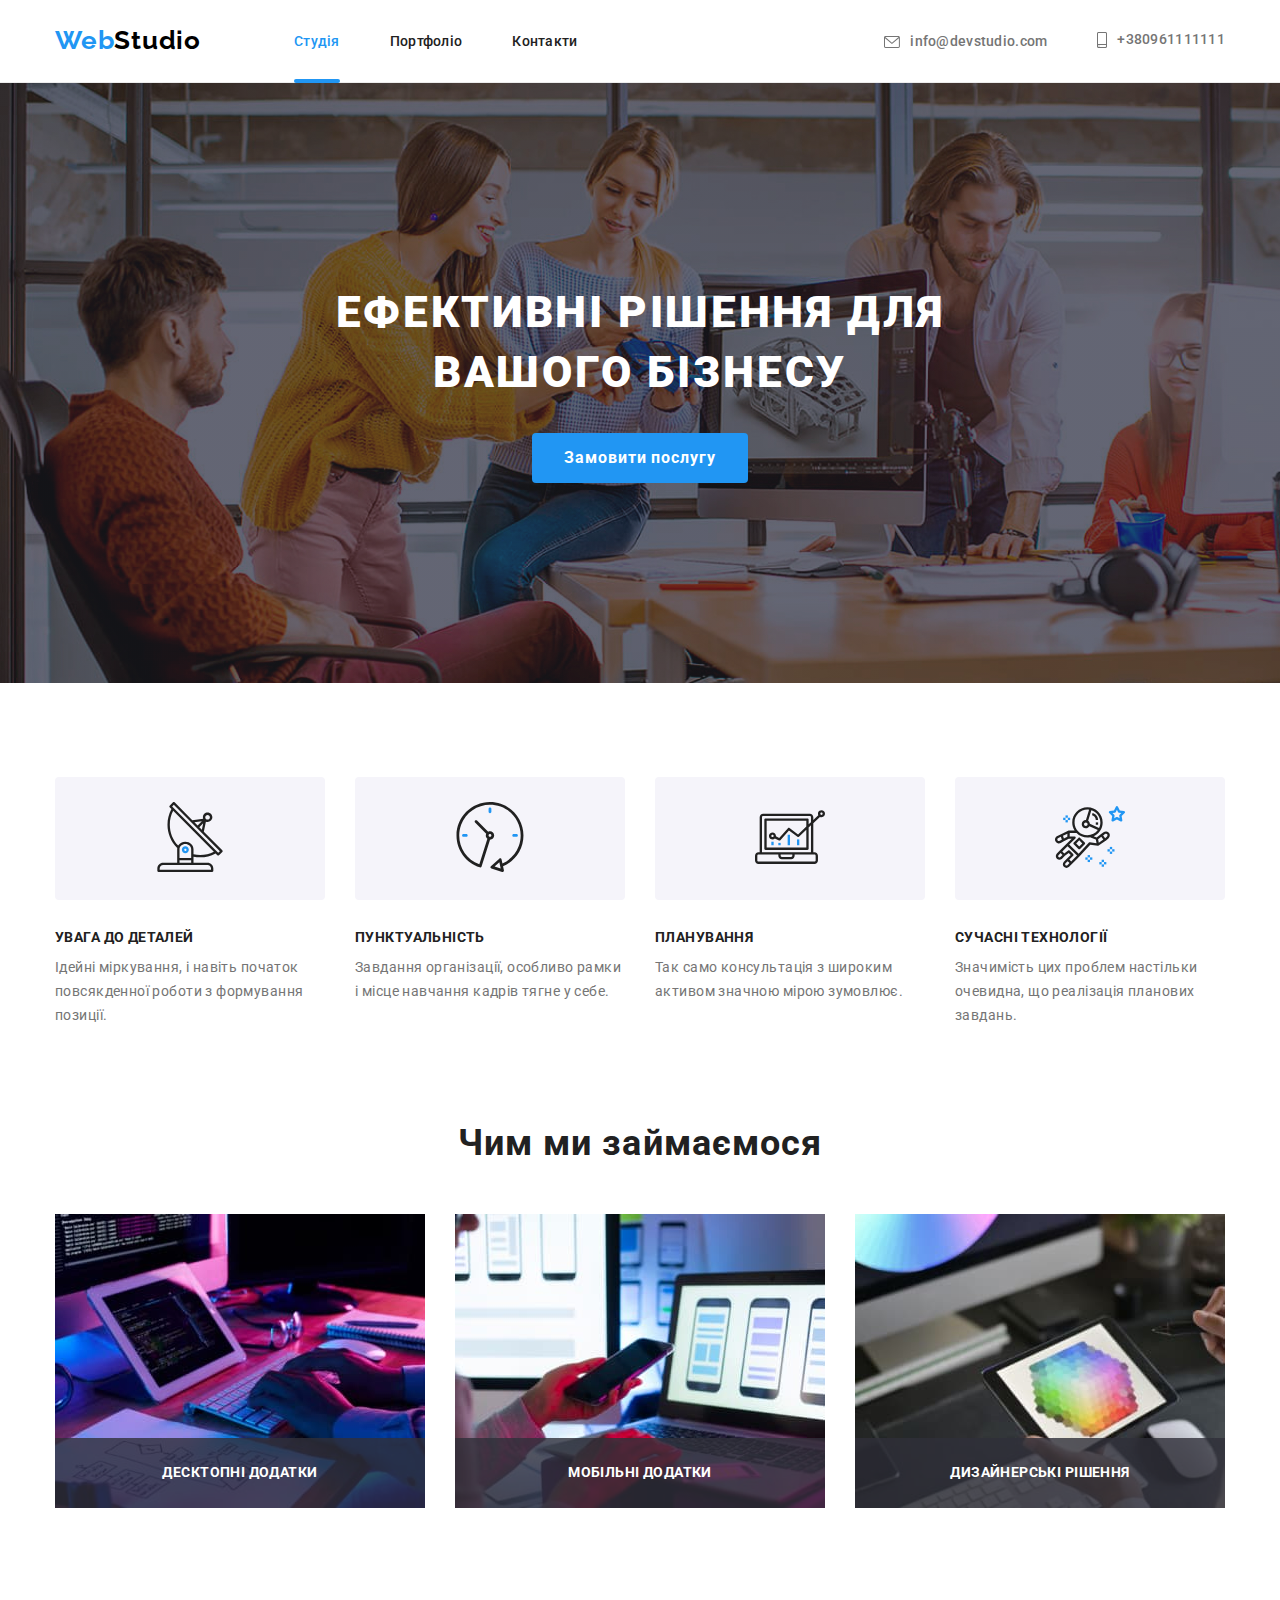
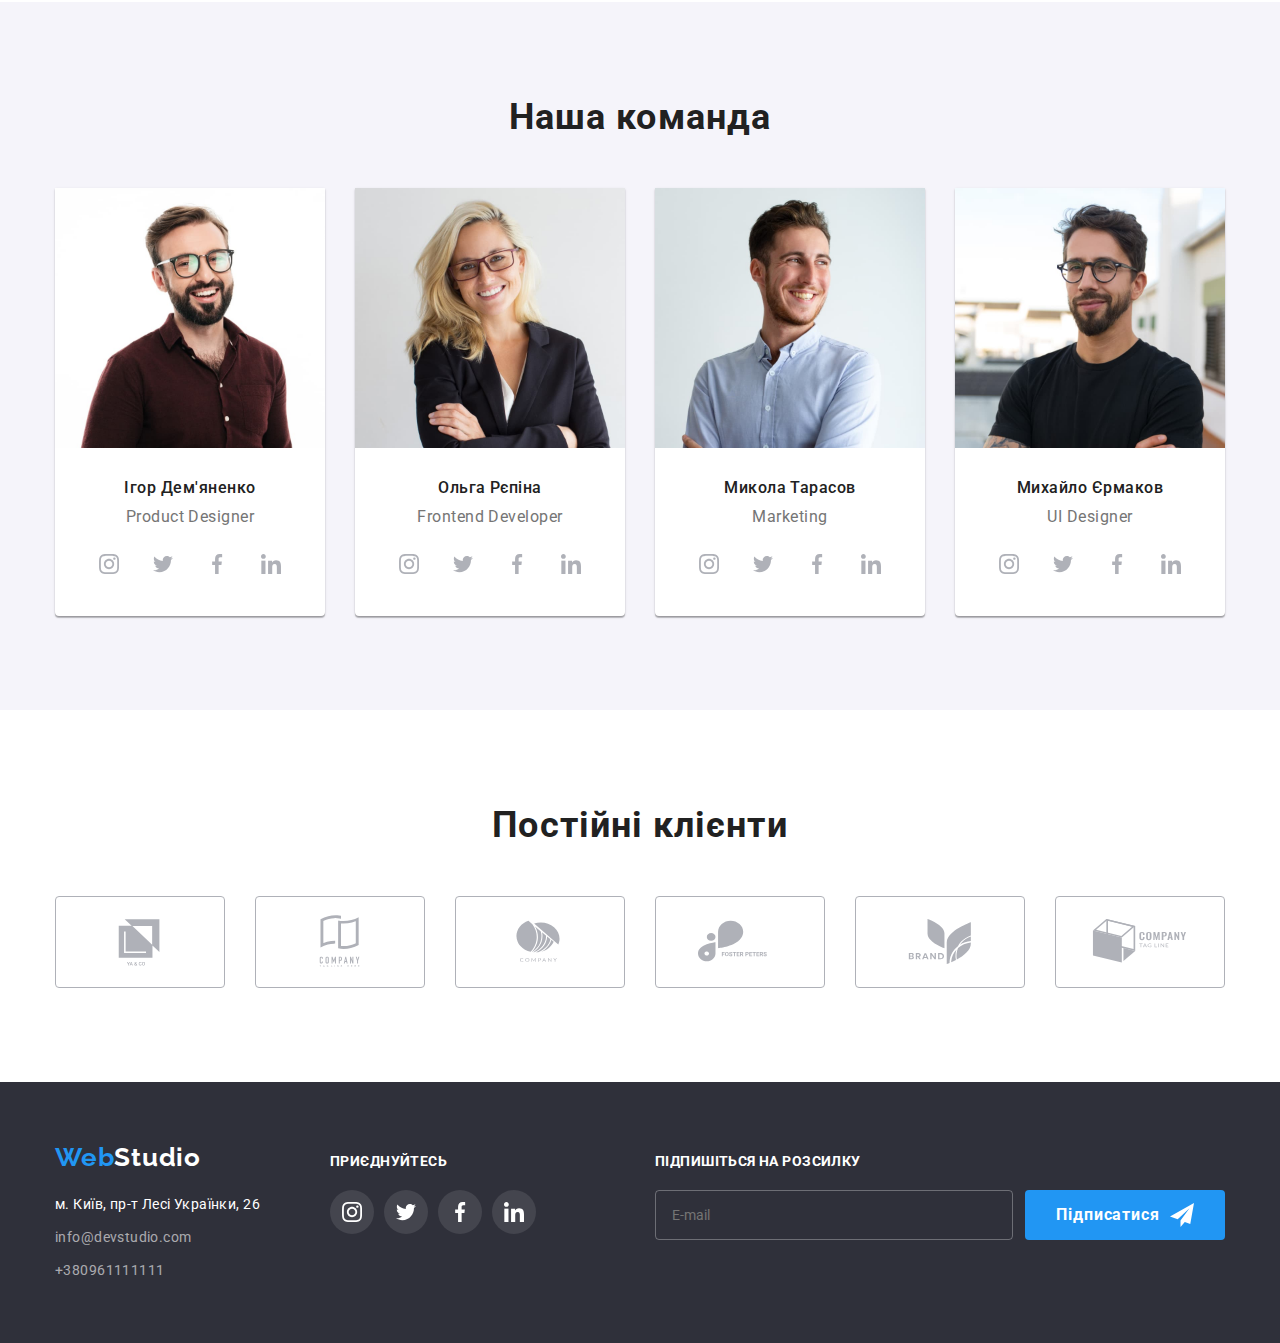
<file: index.html>
<!DOCTYPE html>
<html lang="uk">

<head>
    <meta charset="utf-8">
    <meta http-equiv="X-UA-Compatible" content="IE=edge">
    <meta name="viewport" content="width=device-width, initial-scale=1.0">
    <title>Студія</title>
    <link rel="stylesheet" href="https://cdn.jsdelivr.net/npm/modern-normalize@1.1.0/modern-normalize.min.css">
    <link rel="preconnect" href="https://fonts.googleapis.com">
    <link rel="preconnect" href="https://fonts.gstatic.com" crossorigin>
    <link
        href="https://fonts.googleapis.com/css2?family=Raleway:wght@700&family=Roboto:wght@400;500;700;900&display=swap"
        rel="stylesheet">
    <link rel="stylesheet" href="./CSS/styles.css">


</head>

<body>
    <!--Header-->
    <header class="page_header">
        <div class="page_header_container container">
            <nav class="page_nav">
                <a class="first_logo" href="./index.html"> <span class="item_web">Web</span>Studio</a>
                <ul class="menu list">
                    <li class="menu_item"><a class="menu_link link current" href="./index.html">Студія</a></li>
                    <li class="menu_item"><a class="menu_link link" href="./portfolio.html">Портфоліо</a></li>
                    <li class="menu_item"><a class="menu_link link" href="#">Контакти</a></li>
                </ul>
            </nav>
            <ul class="contacts_header list">
                <li class="contact_mail"><a class="contact_link link" href="mailto:info@devstudio.com"><svg
                            class="icon_contact" width="16" height="12">
                            <use href="./images/icons.svg#icon-envelope"></use>
                        </svg>info@devstudio.com</a></li>
                <li class="contact_tel"><a class="contact_link link" href="tel:+380961111111"><svg class="icon_contact"
                            width="10" height="16">
                            <use href="./images/icons.svg#icon-smartphone"></use>
                        </svg>+380961111111</a></li>
            </ul>
        </div>
    </header>

    <!--Main-->
    <main>
        <section class="main_bg">
            <div class="section_main container">
                <h1 class="title_main">Ефективні рішення для вашого бізнесу</h1>
                <button class="btn_main" type="button" data-modal-open>Замовити послугу</button>
            </div>
        </section>
        <!--About-->
        <section>
            <div class="section_about_us container ">
                <h2 class="visually-hidden">Все про нас та нашу роботу</h2>
                <ul class="about_us list">
                    <li class="card">
                        <div class="bcg">
                            <svg class="icons_about_us" width="70" height="70">
                                <use href="./images/icons.svg#icon-antenna"></use>
                            </svg>
                        </div>
                        <h3 class="title_about_us">Увага до деталей</h3>
                        <p class="text_about_us">Ідейні міркування, і навіть початок повсякденної роботи з формування
                            позиції.</p>
                    </li>
                    <li class="card">
                        <div class="bcg">
                            <svg class="icons_about_us" width="70" height="70">
                                <use href="./images/icons.svg#icon-clock"></use>
                            </svg>
                        </div>
                        <h3 class="title_about_us">Пунктуальність</h3>
                        <p class="text_about_us">Завдання організації, особливо рамки і місце навчання кадрів тягне у
                            себе.</p>
                    </li>
                    <li class="card">
                        <div class="bcg">
                            <svg class="icons_about_us" width="70" height="70">
                                <use href="./images/icons.svg#icon-diagram"></use>
                            </svg>
                        </div>
                        <h3 class="title_about_us">Планування</h3>
                        <p class="text_about_us">Так само консультація з широким активом значною мірою зумовлює.</p>
                    </li>
                    <li class="card">
                        <div class="bcg">
                            <svg class="icons_about_us" width="70" height="70">
                                <use href="./images/icons.svg#icon-astronaut"></use>
                            </svg>
                        </div>
                        <h3 class="title_about_us">Сучасні технології</h3>
                        <p class="text_about_us">Значимість цих проблем настільки очевидна, що реалізація планових
                            завдань.</p>
                    </li>
                </ul>
            </div>
        </section>
        <!--What_we_do-->
        <section class="page_what_we_do">
            <div class="section_what_we_do  container">
                <h2 class="title_what_we_do">Чим ми займаємося</h2>
                <ul class="what_we_do list">
                    <li class="item_what_we_do">
                        <p class="overlay_what_we_do">Десктопні додатки</p><img src="./images/laptop.jpg" alt="ноутбук"
                            width="370">
                    </li>
                    <li class="item_what_we_do">
                        <p class="overlay_what_we_do">Мобільні додатки</p><img src="./images/telephone.jpg"
                            alt="мобільний_телефон" width="370">
                    </li>
                    <li class="item_what_we_do">
                        <p class="overlay_what_we_do">Дизайнерські рішення</p><img src="./images/tablet.jpg"
                            alt="планшет" width="370">
                    </li>
                </ul>
            </div>
        </section>
        <!--Our_team-->
        <section class="page_our_team ">
            <div class="section_our_team container">
                <h2 class="title_our_team">Наша команда</h2>
                <ul class="our_team list">
                    <li class="content_our_team">
                        <img src="./images/man1.jpg" alt="усміхнений_чоловік_в_окулярах" width="270">
                        <div class="text_our_team">
                            <h3 class="subtitle_our_team">Ігор Дем'яненко</h3>
                            <p class="item_our_team">Product Designer</p>
                            <ul class="social_list list">
                                <li class="icon_item"><a class="link_icons_team" href=""><svg class="icon">
                                            <use href="./images/icons.svg#icon-instagram"></use>
                                        </svg></a>
                                </li>
                                <li class="icon_item"><a class="link_icons_team" href=""><svg class="icon">
                                            <use href="./images/icons.svg#icon-twitter"></use>
                                        </svg></a>
                                </li>
                                <li class="icon_item"><a class="link_icons_team" href=""><svg class="icon">
                                            <use href="./images/icons.svg#icon-facebook"></use>
                                        </svg></a>
                                </li>
                                <li class="icon_item"><a class="link_icons_team" href=""><svg class="icon">
                                            <use href="./images/icons.svg#icon-linkedin"></use>
                                        </svg></a>
                                </li>
                            </ul>
                        </div>

                    </li>
                    <li class="content_our_team">
                        <img src="./images/woman.jpg" alt="жінка_в_окулярах" width="270">
                        <div class="text_our_team">
                            <h3 class="subtitle_our_team">Ольга Рєпіна</h3>
                            <p class="item_our_team">Frontend Developer</p>
                            <ul class="social_list list">
                                <li class="icon_item"><a class="link_icons_team" href=""><svg class="icon">
                                            <use href="./images/icons.svg#icon-instagram"></use>
                                        </svg></a>
                                </li>
                                <li class="icon_item"><a class="link_icons_team" href=""><svg class="icon">
                                            <use href="./images/icons.svg#icon-twitter"></use>
                                        </svg></a>
                                </li>
                                <li class="icon_item"><a class="link_icons_team" href=""><svg class="icon">
                                            <use href="./images/icons.svg#icon-facebook"></use>
                                        </svg></a>
                                </li>
                                <li class="icon_item"><a class="link_icons_team" href=""><svg class="icon">
                                            <use href="./images/icons.svg#icon-linkedin"></use>
                                        </svg></a>
                                </li>
                            </ul>
                        </div>
                    </li>
                    <li class="content_our_team">
                        <img src="./images/man2.jpg" alt="усміхнений_чоловік" width="270">
                        <div class="text_our_team">
                            <h3 class="subtitle_our_team">Микола Тарасов</h3>
                            <p class="item_our_team">Marketing</p>
                            <ul class="social_list list">
                                <li class="icon_item"><a class="link_icons_team" href=""><svg class="icon">
                                            <use href="./images/icons.svg#icon-instagram"></use>
                                        </svg></a>
                                </li>
                                <li class="icon_item"><a class="link_icons_team" href=""><svg class="icon">
                                            <use href="./images/icons.svg#icon-twitter"></use>
                                        </svg></a>
                                </li>
                                <li class="icon_item"><a class="link_icons_team" href=""><svg class="icon">
                                            <use href="./images/icons.svg#icon-facebook"></use>
                                        </svg></a>
                                </li>
                                <li class="icon_item"><a class="link_icons_team" href=""><svg class="icon">
                                            <use href="./images/icons.svg#icon-linkedin"></use>
                                        </svg></a>
                                </li>
                            </ul>
                        </div>

                    </li>
                    <li class="content_our_team">
                        <img src="./images/man3.jpg" alt="чоловік_в_окулярах" width="270">
                        <div class="text_our_team">
                            <h3 class="subtitle_our_team">Михайло Єрмаков</h3>
                            <p class="item_our_team">UI Designer</p>
                            <ul class="social_list list">
                                <li class="icon_item"><a class="link_icons_team" href=""><svg class="icon">
                                            <use href="./images/icons.svg#icon-instagram"></use>
                                        </svg></a>
                                </li>
                                <li class="icon_item"><a class="link_icons_team" href=""><svg class="icon">
                                            <use href="./images/icons.svg#icon-twitter"></use>
                                        </svg></a>
                                </li>
                                <li class="icon_item"><a class="link_icons_team" href=""><svg class="icon">
                                            <use href="./images/icons.svg#icon-facebook"></use>
                                        </svg></a>
                                </li>
                                <li class="icon_item"><a class="link_icons_team" href=""><svg class="icon">
                                            <use href="./images/icons.svg#icon-linkedin"></use>
                                        </svg></a>
                                </li>
                            </ul>
                        </div>
                    </li>
                </ul>
            </div>
        </section>
        <!--Clients-->
        <section class="page_clients">
            <div class="section_clients container">
                <h2 class="title_clients">Постійні клієнти</h2>
                <ul class="logo_list list">
                    <li class="logo_item">
                        <a class="link_logo" href="#">
                            <svg class="logo_img">
                                <use href="./images/icons.svg#icon-LogoClient1"></use>
                            </svg>
                        </a>
                    </li>
                    <li class="logo_item">
                        <a class="link_logo" href="#">
                            <svg class="logo_img">
                                <use href="./images/icons.svg#icon-LogoClient2"></use>
                            </svg>
                        </a>
                    </li>
                    <li class="logo_item">
                        <a class="link_logo" href="#">
                            <svg class="logo_img">
                                <use href="./images/icons.svg#icon-LogoClient3"></use>
                            </svg>
                        </a>
                    </li>
                    <li class="logo_item">
                        <a class="link_logo" href="#">
                            <svg class="logo_img">
                                <use href="./images/icons.svg#icon-LogoClient4"></use>
                            </svg>
                        </a>
                    </li>
                    <li class="logo_item">
                        <a class="link_logo" href="#">
                            <svg class="logo_img">
                                <use href="./images/icons.svg#icon-LogoClient5"></use>
                            </svg>
                        </a>
                    </li>
                    <li class="logo_item">
                        <a class="link_logo" href="#">
                            <svg class="logo_img">
                                <use href="./images/icons.svg#icon-LogoClient6"></use>
                            </svg>
                        </a>
                    </li>
                </ul>
            </div>
        </section>
    </main>
    <!--Footer-->
    <footer class="contacts_footer">
        <div class="page_footer container">
            <div class="address_content">
                <h2 class="visually-hidden">Контакти</h2>
                <a class="second_logo" href="./index.html"> <span class="item_web">Web</span>Studio</a>
                <address class="address_footer">
                    <ul class="address_list list">
                        <li class="address_item"><a class="link_map link" href="https://goo.gl/maps/CPtrU1FHBa2aNyZL9"
                                target="_blank" rel="noopener noreferrer nofollow">м. Київ, пр-т Лесі Українки, 26</a>
                        </li>
                        <li class="address_item"><a class="link_mail link"
                                href="mailto:info@devstudio.com">info@devstudio.com</a></li>
                        <li class="address_item"><a class="link_tel link" href="tel:+380961111111">+380961111111</a>
                        </li>
                    </ul>
                </address>
            </div>
            <div class="address_icons">
                <p class="subtitle_address">Приєднуйтесь</p>
                <ul class="social_list_address list">
                    <li class="icon_item"><a class="link_icons_address" href=""><svg class="icon_add">
                                <use href="./images/icons.svg#icon-instagram"></use>
                            </svg></a>
                    </li>
                    <li class="icon_item"><a class="link_icons_address" href=""><svg class="icon_add">
                                <use href="./images/icons.svg#icon-twitter"></use>
                            </svg></a>
                    </li>
                    <li class="icon_item"><a class="link_icons_address" href=""><svg class="icon_add">
                                <use href="./images/icons.svg#icon-facebook"></use>
                            </svg></a>
                    </li>
                    <li class="icon_item"><a class="link_icons_address" href=""><svg class="icon_add">
                                <use href="./images/icons.svg#icon-linkedin"></use>
                            </svg></a>
                    </li>
                </ul>
            </div>

            <div class="subscription">
                <p class="subtitle_subscription">Підпишіться на розсилку</p>
                <form class="subscription_list">
                    <label class="label_mail"><input class="subscription_mail" type="email" name="email"
                            placeholder="E-mail" required pattern="[a-z0-9._%+-]+@[a-z0-9.-]+\.[a-z]{2,4}$" /></label>
                    <button class="btn_subscription" type="submit">Підписатися <svg class="icon_subscription" width="24"
                            height="24">
                            <use href="./images/icons.svg#icon-send"></use>
                        </svg></button>
                </form>
            </div>


    </footer>

    <div class="backdrop is-hidden" data-modal>
        <div class="modal">
            <button type="button" class="modal-close-btn" data-modal-close>
                <svg class="modal-close-icon" width="18" height="18">
                    <use href="./images/icons.svg#icon-close-black"></use>
                </svg>
            </button>
            <p class="modal_form_title">Залиште свої дані, ми вам передзвонимо</p>
            <form class="modal_form">
                <label class="modal_form_field"><span class="modal_form_fild_desk">Ім'я</span><span
                        class="modal_form_input_wrapper"><input class="modal_form_input" type="text" name="user_name"
                            required pattern="[a-zA-Zа-яА-ЯіІїЇ]+">
                        <svg class="modal_icon">
                            <use href="./images/icons.svg#icon-person-black"></use>
                        </svg></span>
                </label>
                <label class="modal_form_field"><span class="modal_form_fild_desk">Телефон</span>
                    <span class="modal_form_input_wrapper"><input class="modal_form_input" type="tel" name="phone"
                            required pattern="[0-9]{3}-[0-9]{3}-[0-9]{2}-[0-9]{2}" title="xxx-xxx-xx-xx"><svg
                            class="modal_icon">
                            <use href="./images/icons.svg#icon-phone-black"></use>
                        </svg></span></label>
                <label class="modal_form_field"><span class="modal_form_fild_desk">Пошта</span><span
                        class="modal_form_input_wrapper"><input class="modal_form_input" type="email" name="email"
                            required pattern="[a-z0-9._%+-]+@[a-z0-9.-]+\.[a-z]{2,4}$"><svg class="modal_icon">
                            <use href="./images/icons.svg#icon-email-black"></use>
                        </svg></span>
                </label>
                <label class="modal_form_field"><span class="modal_form_fild_desk">Коментар</span><textarea
                        class="modal_form_message" placeholder="Введіть текст"></textarea>
                </label>
                <label class="modal_form_check_field"><input type="checkbox" class="modal_form_check" name="user_policy"
                        required><svg class="modal_form_icon_check">
                        <use class="icon_checkbox" href="./images/icons.svg#icon-check"></use>
                    </svg><span class="modal_text_checkbox">Погоджуюся з розсилкою та приймаю <a
                            class="link_modal_checkbox" href="#">Умови договору</a></span></label>
                <button class="modal_form_submit" type="submit">Відправити</button>
            </form>
        </div>
    </div>
    <script src="./JS/modal.js"></script>
</body>

</html>
</file>
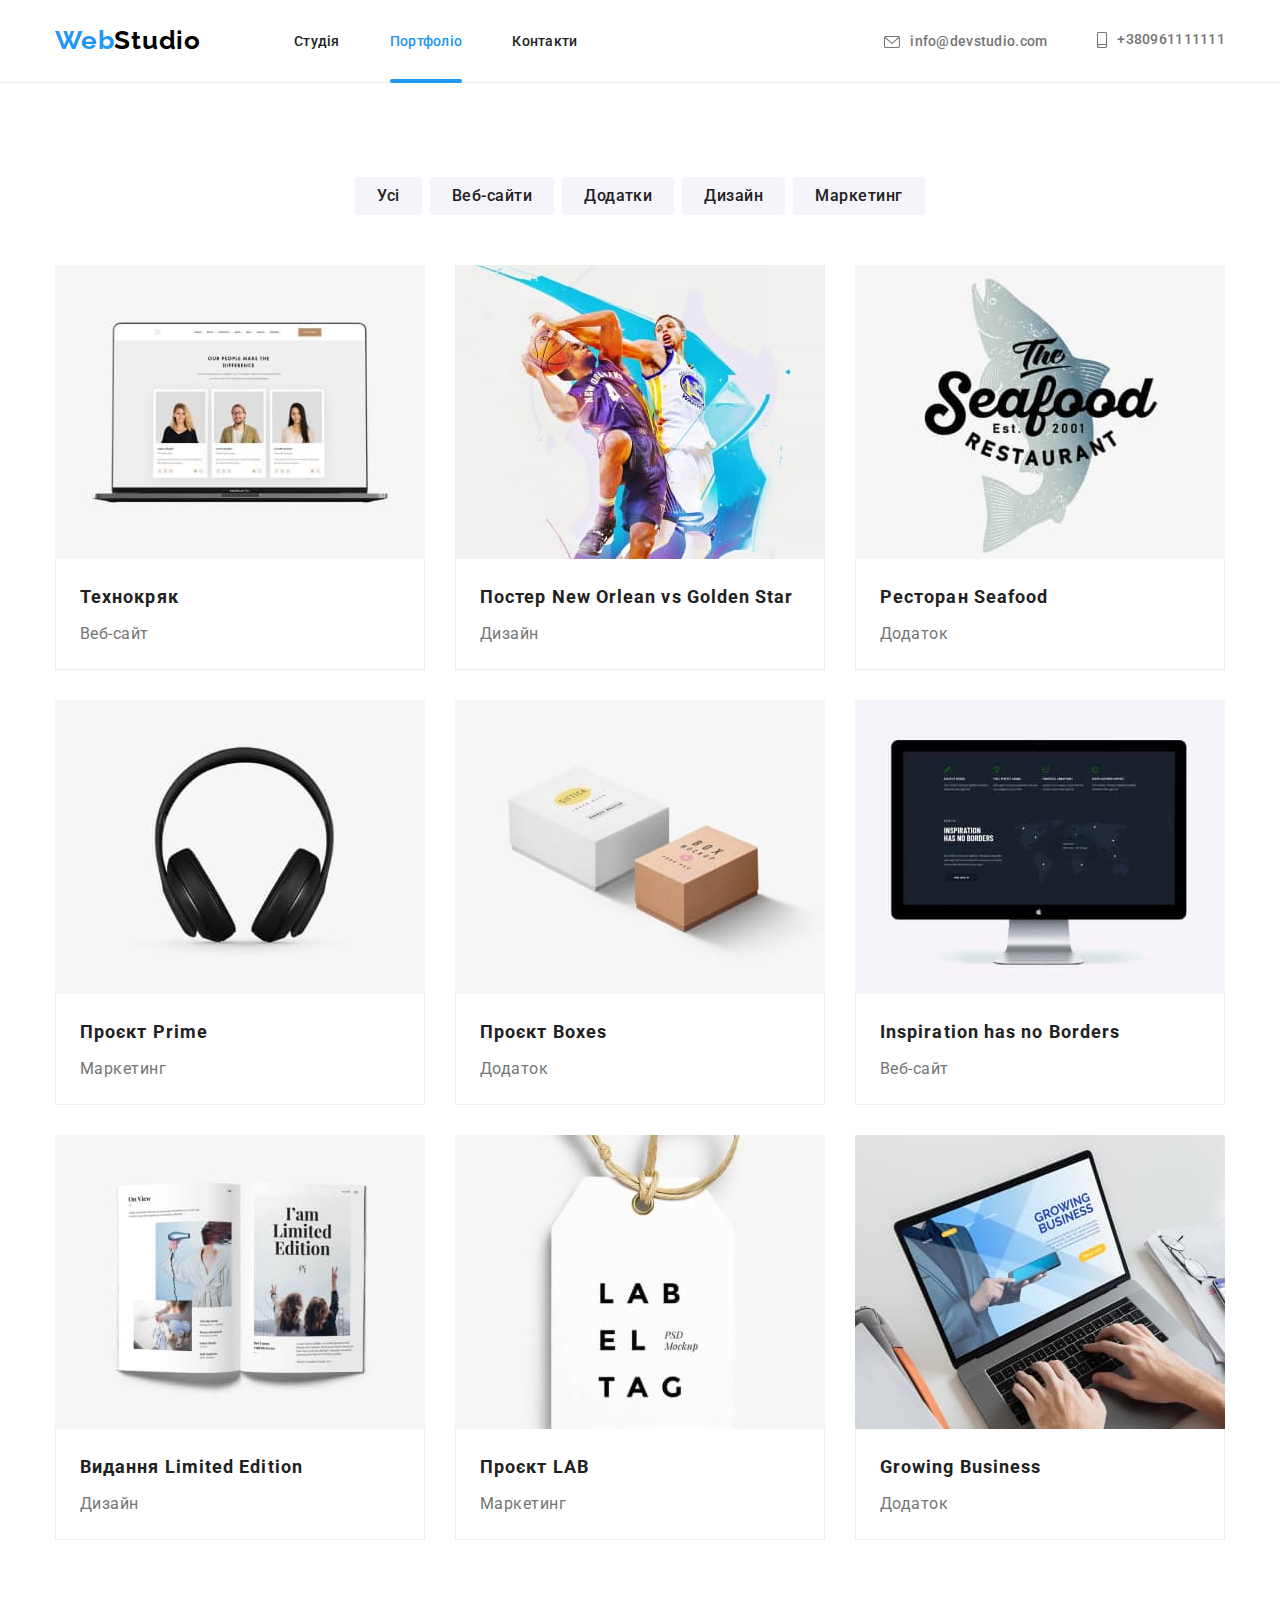
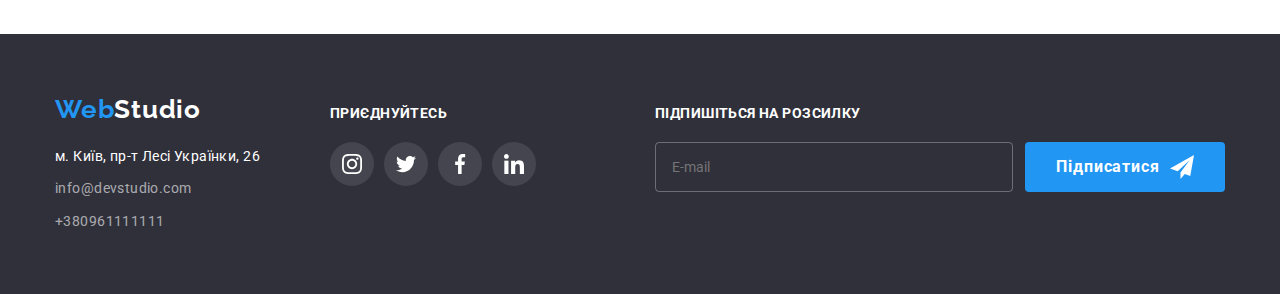
<file: portfolio.html>
<!DOCTYPE html>
<html lang="uk">

<head>
    <meta charset="utf-8">
    <meta http-equiv="X-UA-Compatible" content="IE=edge">
    <meta name="viewport" content="width=device-width, initial-scale=1.0">
    <title>Студія</title>
    <link rel="stylesheet" href="https://cdn.jsdelivr.net/npm/modern-normalize@1.1.0/modern-normalize.min.css">
    <link rel="preconnect" href="https://fonts.googleapis.com">
    <link rel="preconnect" href="https://fonts.gstatic.com" crossorigin>
    <link
        href="https://fonts.googleapis.com/css2?family=Raleway:wght@700&family=Roboto:wght@400;500;700;900&display=swap"
        rel="stylesheet">
    <link rel="stylesheet" href="./CSS/styles.css">
</head>

<body>
    <!--Header-->
    <header class="page_header">
        <div class="page_header_container container">
            <nav class="page_nav">
                <a class="first_logo" href="./index.html"> <span class="item_web">Web</span>Studio</a>
                <ul class="menu list">
                    <li class="menu_item"><a class="menu_link link" href="./index.html">Студія</a></li>
                    <li class="menu_item"><a class="menu_link link current" href="./portfolio.html">Портфоліо</a></li>
                    <li class="menu_item"><a class="menu_link link" href="#">Контакти</a></li>
                </ul>
            </nav>
            <ul class="contacts_header list">
                <li class="contact_mail"><a class="contact_link link" href="mailto:info@devstudio.com"><svg
                            class="icon_contact" width="16" height="12">
                            <use href="./images/icons.svg#icon-envelope"></use>
                        </svg>info@devstudio.com</a></li>
                <li class="contact_tel"><a class="contact_link link" href="tel:+380961111111"><svg class="icon_contact"
                            width="10" height="16">
                            <use href="./images/icons.svg#icon-smartphone"></use>
                        </svg>+380961111111</a></li>
            </ul>
        </div>


    </header>


    <!--Main-->
    <main>
        <section class="page_portfolio">
            <div class="container">
                <h1 class="visually-hidden">Кнопки та послуги</h1>
                <ul class="button_list list">
                    <li><button class="button_main" type="button">Усі</button></li>
                    <li><button class="button_main" type="button">Веб-сайти</button></li>
                    <li><button class="button_main" type="button">Додатки</button></li>
                    <li><button class="button_main" type="button">Дизайн</button></li>
                    <li><button class="button_main" type="button">Маркетинг</button></li>
                </ul>
                <ul class="services_main list">
                    <li class="content_services_main">
                        <a class="content_link link" href="#">
                            <div class="team-list-img-wrapper">
                                <img src="./images-portfolio/tehnokriak.jpg" alt="технокряк" width="370">
                                <p class="overlay">Ресурс пропонує комплексні пропозиції з різним рівнем функціоналу та
                                    сервісів. Все це дозволить відвідувачу отримати вичерпні відомості про компанію чи
                                    приватну особу.</p>
                            </div>
                            <div class="text_border_line">
                                <h2 class="subtitle_services_main">Технокряк</h2>
                                <p class="item_services_main">Веб-сайт</p>
                            </div>
                        </a>
                    </li>
                    <li class="content_services_main">
                        <a class="content_link link" href="#">
                            <div class="team-list-img-wrapper">
                                <img src="./images-portfolio/poster.jpg" alt="постер_баскетболісти" width="370">
                                <p class="overlay">Ресурс пропонує комплексні пропозиції з різним рівнем функціоналу та
                                    сервісів. Все це дозволить відвідувачу отримати вичерпні відомості про компанію чи
                                    приватну особу.</p>
                            </div>
                            <div class="text_border_line">
                                <h2 class="subtitle_services_main">Постер New Orlean vs Golden Star</h2>
                                <p class="item_services_main">Дизайн</p>
                            </div>
                        </a>
                    </li>
                    <li class="content_services_main">
                        <a class="content_link link" href="#">
                            <div class="team-list-img-wrapper">
                                <img src="./images-portfolio/restoran.jpg" alt="ресторан_морепродуктів" width="370">
                                <p class="overlay">Ресурс пропонує комплексні пропозиції з різним рівнем функціоналу та
                                    сервісів. Все це дозволить відвідувачу отримати вичерпні відомості про компанію чи
                                    приватну особу.</p>
                            </div>
                            <div class="text_border_line">
                                <h2 class="subtitle_services_main">Ресторан Seafood</h2>
                                <p class="item_services_main">Додаток</p>
                            </div>
                        </a>
                    </li>
                    <li class="content_services_main">
                        <a class="content_link link" href="#">
                            <div class="team-list-img-wrapper">
                                <img src="./images-portfolio/prime.jpg" alt="проєкт_прем'єр" width="370">
                                <p class="overlay">Ресурс пропонує комплексні пропозиції з різним рівнем функціоналу та
                                    сервісів. Все це дозволить відвідувачу отримати вичерпні відомості про компанію чи
                                    приватну особу.</p>
                            </div>
                            <div class="text_border_line">
                                <h2 class="subtitle_services_main">Проєкт Prime</h2>
                                <p class="item_services_main">Маркетинг</p>
                            </div>
                        </a>
                    </li>
                    <li class="content_services_main">
                        <a class="content_link link" href="#">
                            <div class="team-list-img-wrapper">
                                <img src="./images-portfolio/boxes.jpg" alt="проєкт_коробки" width="370">
                                <p class="overlay">Ресурс пропонує комплексні пропозиції з різним рівнем функціоналу та
                                    сервісів. Все це дозволить відвідувачу отримати вичерпні відомості про компанію чи
                                    приватну особу.</p>
                            </div>
                            <div class="text_border_line">
                                <h2 class="subtitle_services_main">Проєкт Boxes</h2>
                                <p class="item_services_main">Додаток</p>
                            </div>
                        </a>
                    </li>
                    <li class="content_services_main">
                        <a class="content_link link" href="#">
                            <div class="team-list-img-wrapper">
                                <img src="./images-portfolio/inspiration.jpg" alt="натхнення_не_має_меж" width="370">
                                <p class="overlay">Ресурс пропонує комплексні пропозиції з різним рівнем функціоналу та
                                    сервісів. Все це дозволить відвідувачу отримати вичерпні відомості про компанію чи
                                    приватну особу.</p>
                            </div>
                            <div class="text_border_line">
                                <h2 class="subtitle_services_main">Inspiration has no Borders</h2>
                                <p class="item_services_main">Веб-сайт</p>
                            </div>
                        </a>
                    </li>
                    <li class="content_services_main">
                        <a class="content_link link" href="#">
                            <div class="team-list-img-wrapper">
                                <img src="./images-portfolio/edition.jpg" alt="видання" width="370">
                                <p class="overlay">Ресурс пропонує комплексні пропозиції з різним рівнем функціоналу та
                                    сервісів. Все це дозволить відвідувачу отримати вичерпні відомості про компанію чи
                                    приватну особу.</p>
                            </div>
                            <div class="text_border_line">
                                <h2 class="subtitle_services_main">Видання Limited Edition</h2>
                                <p class="item_services_main">Дизайн</p>
                            </div>
                        </a>
                    </li>
                    <li class="content_services_main">
                        <a class="content_link link" href="#">
                            <div class="team-list-img-wrapper">
                                <img src="./images-portfolio/lab.jpg" alt="проєкт_лаб" width="370">
                                <p class="overlay">Ресурс пропонує комплексні пропозиції з різним рівнем функціоналу та
                                    сервісів. Все це дозволить відвідувачу отримати вичерпні відомості про компанію чи
                                    приватну особу.</p>
                            </div>
                            <div class="text_border_line">
                                <h2 class="subtitle_services_main">Проєкт LAB</h2>
                                <p class="item_services_main">Маркетинг</p>
                            </div>
                        </a>
                    </li>
                    <li class="content_services_main">
                        <a class="content_link link" href="#">
                            <div class="team-list-img-wrapper">
                                <img src="./images-portfolio/growing.jpg" alt="зростаючий_бізнес" width="370">
                                <p class="overlay">Ресурс пропонує комплексні пропозиції з різним рівнем функціоналу та
                                    сервісів. Все це дозволить відвідувачу отримати вичерпні відомості про компанію чи
                                    приватну особу.</p>
                            </div>
                            <div class="text_border_line">
                                <h2 class="subtitle_services_main">Growing Business</h2>
                                <p class="item_services_main">Додаток</p>
                            </div>
                        </a>
                    </li>
                </ul>
            </div>
        </section>



    </main>
    <!--Footer-->
    <footer class="contacts_footer">
        <div class="page_footer container">
            <div class="address_content">
                <h2 class="visually-hidden">Контакти</h2>
                <a class="second_logo" href="./index.html"> <span class="item_web">Web</span>Studio</a>
                <address class="address_footer">
                    <ul class="address_list list">
                        <li class="address_item"><a class="link_map link" href="https://goo.gl/maps/CPtrU1FHBa2aNyZL9"
                                target="_blank" rel="noopener noreferrer nofollow">м. Київ, пр-т Лесі Українки, 26</a>
                        </li>
                        <li class="address_item"><a class="link_mail link"
                                href="mailto:info@devstudio.com">info@devstudio.com</a></li>
                        <li class="address_item"><a class="link_tel link" href="tel:+380961111111">+380961111111</a>
                        </li>
                    </ul>
                </address>
            </div>
            <div class="address_icons">
                <p class="subtitle_address">Приєднуйтесь</p>
                <ul class="social_list_address list">
                    <li class="icon_item"><a class="link_icons_address" href=""><svg class="icon_add">
                                <use href="./images/icons.svg#icon-instagram"></use>
                            </svg></a>
                    </li>
                    <li class="icon_item"><a class="link_icons_address" href=""><svg class="icon_add">
                                <use href="./images/icons.svg#icon-twitter"></use>
                            </svg></a>
                    </li>
                    <li class="icon_item"><a class="link_icons_address" href=""><svg class="icon_add">
                                <use href="./images/icons.svg#icon-facebook"></use>
                            </svg></a>
                    </li>
                    <li class="icon_item"><a class="link_icons_address" href=""><svg class="icon_add">
                                <use href="./images/icons.svg#icon-linkedin"></use>
                            </svg></a>
                    </li>
                </ul>

            </div>
            <div class="subscription">
                <p class="subtitle_subscription">Підпишіться на розсилку</p>
                <form class="subscription_list">
                    <label class="label_mail"><input class="subscription_mail" type="email" name="email"
                            placeholder="E-mail" required pattern="[a-z0-9._%+-]+@[a-z0-9.-]+\.[a-z]{2,4}$" /></label>
                    <button class="btn_subscription" type="submit">Підписатися <svg class="icon_subscription" width="24"
                            height="24">
                            <use href="./images/icons.svg#icon-send"></use>
                        </svg></button>
                </form>
            </div>


    </footer>


</body>

</html>
</file>
<file: CSS/styles.css>
:root {
    --primary-font: 'Roboto', sans-serif;
    --secondary-font: 'Raleway', sans-serif;
    --first-logo-text-color: #000000;
    --primary-text-color-theme-light: #212121;
    --secondary-text-color-theme-light: #757575;
    --primary-text-color-theme-dark: #FFFFFF;
    --secondary-text-color-theme-dark: rgba(255, 255, 255, 0.6);
    --primary-background-color: #FFFFFF;
    --secondary-background-color: #2F303A;
    --accent-color: #2196F3;
    --team-buttons-background-color: #F5F4FA;
    --border-color-line: #ECECEC;
    --border-color-line-card: #EEEEEE;
    --primary-color-icons: #AFB1B8;
    --secondary-color-icons: #FFFFFF;
    --color-nav-icon: #757575;
    --color-icon-modal: #212121;
    --transition-dur-and-func: 250ms cubic-bezier(0.4, 0, 0.2, 1);
}

body {
    font-family: var(--primary-font);
    font-size: 14px;
    letter-spacing: 0.03em;
    color: var(--primary-text-color-theme-light);
    background-color: var(--primary-background-color);

}

.visually-hidden {
    position: absolute;
    white-space: nowrap;
    width: 1px;
    height: 1px;
    overflow: hidden;
    border: 0;
    padding: 0;
    clip: rect(0 0 0 0);
    clip-path: inset(50%);
    margin: -1px;
}

.list {
    list-style: none;
    padding-left: 0;
    margin: 0;
}

.link {
    text-decoration: none;
}

img {
    display: block;
    max-width: 100%;
    height: auto;
}

address {
    font-style: normal;
    margin-top: 20px;
}

button {
    display: block;
    margin: 0 auto;
    cursor: pointer;
    border: none;
    border-radius: 4px;
}

h1,
h2,
h3,
p {
    margin-top: 0;
    margin-bottom: 0;
}

ul {
    margin-top: 0;
    margin-bottom: 0;
    padding-left: 0;
}

* {
    box-sizing: border-box;
}


.container {
    margin-left: auto;
    margin-right: auto;
    width: 1200px;
    padding-left: 15px;
    padding-right: 15px;
}

section {
    padding-top: 94px;
    padding-bottom: 94px;
    ;
}


/* ========================  HEADER  ======================== */



.page_header_container {
    display: flex;
    align-items: center;
}

.page_nav {
    display: flex;

}

.first_logo {
    font-family: 'Raleway', sans-serif;
    font-weight: 700;
    font-size: 26px;
    line-height: 1.19;
    letter-spacing: 0.03em;
    color: var(--first-logo-text-color);
    text-decoration: none;
    margin-right: 93px;
    padding-top: 24px;
    padding-bottom: 25px;

}

.item_web {
    color: var(--accent-color)
}

.menu {
    display: flex;
    column-gap: 50px;
    padding-top: 32px;
    padding-bottom: 32px;
}

.menu_link {
    font-weight: 500;
    font-size: 14px;
    line-height: 1.14;
    letter-spacing: 0.02em;
    color: var(--primary-text-color-theme-light);
    transition: color var(--transition-dur-and-func);
    position: relative;
    padding-top: 32px;
    padding-bottom: 32px;
    ;
}

.contacts_header {
    display: flex;
    column-gap: 50px;
    margin-left: auto;
    padding-top: 32px;
    padding-bottom: 32px;
    align-items: baseline;
}


.contact_link {
    font-weight: 500;
    font-size: 14px;
    line-height: 1.14;
    letter-spacing: 0.02em;
    color: var(--secondary-text-color-theme-light);
    display: flex;
    align-items: center;
    transition: color var(--transition-dur-and-func);
}

.menu_link:hover,
.contact_link:hover,
.menu_link:focus,
.contact_link:focus {
    color: var(--accent-color);
}

.current {
    color: var(--accent-color);
}

.current::after {
    content: "";
    position: absolute;
    display: block;
    bottom: -2px;
    left: 0;
    width: 100%;
    height: 4px;
    background-color: var(--accent-color);
    border-radius: 2px;
}

.icon_contact {
    margin-right: 10px;
    fill: currentColor;
}



/* ========================  MAIN  ======================== */


.main_bg {
    background-color: var(--secondary-background-color);
    padding-top: 200px;
    padding-bottom: 200px;
    text-align: center;
    background-image: linear-gradient(rgba(47, 48, 58, 0.4), rgba(47, 48, 58, 0.4)), url('../images/Imgbg.jpg');
    background-size: cover;
    background-repeat: no-repeat;
    max-width: 1600px;
    height: 600px;
    margin: 0 auto;
}

.title_main {
    font-weight: 900;
    font-size: 44px;
    line-height: 1.36;
    text-align: center;
    letter-spacing: 0.06em;
    text-transform: uppercase;
    color: var(--primary-text-color-theme-dark);
    width: 696px;
    margin: 0 auto;


}

.btn_main {
    font-weight: 700;
    font-size: 16px;
    line-height: 1.88;
    align-items: center;
    text-align: center;
    letter-spacing: 0.06em;
    background-color: var(--accent-color);
    color: var(--primary-text-color-theme-dark);
    border-radius: 4px;
    min-width: 216px;
    padding: 10px 32px;
    margin-top: 30px;
    transition: background-color var(--transition-dur-and-func);

}

.btn_main:hover,
.btn_main:focus {
    background: #188CE8;
    box-shadow: 0px 4px 4px rgba(0, 0, 0, 0.15);

}

/* ========================  ABOUT  ======================== */

.about_us {
    display: flex;
    align-items: flex-start;
}

.card {
    flex-basis: calc((100%-90px)/4);

}

.title_about_us {
    font-weight: 700;
    font-size: 14px;
    line-height: 1.14;
    letter-spacing: 0.03em;
    text-transform: uppercase;
    color: var(--primary-text-color-theme-light);
    margin-top: 30px;
    margin-bottom: 10px;
}

.text_about_us {
    font-style: normal;
    font-weight: 400;
    font-size: 14px;
    line-height: 1.71;
    letter-spacing: 0.03em;
    color: var(--secondary-text-color-theme-light);
}

.card:not(:last-child) {
    margin-right: 30px;
}

.bcg {
    background-color: #F5F4FA;
    border-radius: 4px;
}

.icons_about_us {
    margin: 25px 100px;
}

/* ========================  WHAT WE DO  ======================== */

.page_what_we_do {
    padding-top: 0;
}

.title_what_we_do {
    font-style: normal;
    font-weight: 700;
    font-size: 36px;
    line-height: 1.17;
    text-align: center;
    letter-spacing: 0.03em;
    color: var(--primary-text-color-theme-light);
    margin-bottom: 50px;
}

.what_we_do {
    display: flex;
    column-gap: 30px;
}

.overlay_what_we_do {
    position: absolute;
    width: 370px;
    height: 70px;
    bottom: 0px;
    left: 0;
    font-weight: 700;
    line-height: 1.14;
    text-transform: uppercase;
    background: rgba(47, 48, 58, 0.8);
    color: var(--primary-text-color-theme-dark);
    display: flex;
    justify-content: center;
    align-items: center;
}

.item_what_we_do {
    position: relative;
}

/* ========================  OUR TEAM  ======================== */

.page_our_team {
    background-color: var(--team-buttons-background-color);
}

.title_our_team {
    font-style: normal;
    font-weight: 700;
    font-size: 36px;
    line-height: 1.17;
    text-align: center;
    letter-spacing: 0.03em;
    color: var(--primary-text-color-theme-light);
    margin-bottom: 50px;
}

.our_team {
    margin-top: 50px;
    display: flex;
    column-gap: 30px;
}

.content_our_team {
    width: 270px;
    background-color: var(--primary-background-color);
    box-shadow: 0px 1px 3px rgba(0, 0, 0, 0.12), 0px 1px 1px rgba(0, 0, 0, 0.14), 0px 2px 1px rgba(0, 0, 0, 0.2);
    border-radius: 0px 0px 4px 4px;

}

.text_our_team {
    padding: 30px 0;
}

.subtitle_our_team {
    font-style: normal;
    font-weight: 500;
    font-size: 16px;
    line-height: 1.19;
    text-align: center;
    letter-spacing: 0.03em;
    margin-bottom: 10px;
}

.item_our_team {
    font-style: normal;
    font-weight: 400;
    font-size: 16px;
    line-height: 1.19;
    text-align: center;
    letter-spacing: 0.03em;
    color: var(--secondary-text-color-theme-light);
}

.social_list {

    display: flex;
    justify-content: center;
    column-gap: 10px;
    margin-top: 16px;

}

.link_icons_team {
    display: flex;
    justify-content: center;
    align-items: center;
    width: 44px;
    height: 44px;
    border-radius: 50%;
    color: var(--primary-color-icons);
    transition: background-color var(--transition-dur-and-func), color var(--transition-dur-and-func);

}

.icon {
    width: 20px;
    height: 20px;
    fill: currentColor;
    transition: fill var(--transition-dur-and-func);
}



.link_icons_team:hover,
.link_icons_team:focus {
    background-color: var(--accent-color);
    color: var(--primary-background-color);
}

.link_icons_team:hover .icon,
.link_icons_team:focus .icon {
    fill: var(--secondary-color-icons);
}

/* ========================  CLIENTS  ======================== */

.title_clients {
    font-style: normal;
    font-weight: 700;
    font-size: 36px;
    line-height: 1.17;
    text-align: center;
    letter-spacing: 0.03em;
    color: var(--primary-text-color-theme-light);
}


.logo_list {
    margin-top: 50px;
    display: flex;
    column-gap: 30px;
}


.logo_img {
    width: 106px;
    height: 60px;
    fill: currentColor;
}


.link_logo {
    border-radius: 4px;
    display: flex;
    align-items: center;
    justify-content: center;
    width: 170px;
    height: 92px;
    border: 1px solid #AFB1B8;
    color: var(--primary-color-icons);
    transition: color var(--transition-dur-and-func), border-color var(--transition-dur-and-func);

}

.link_logo:hover,
.link_logo:focus {
    border-color: var(--accent-color);
    color: var(--accent-color);
}

/* ========================  FOOTER  ======================== */

.contacts_footer {
    background-color: var(--secondary-background-color);
    padding: 60px 0px;

}

.second_logo {
    font-family: 'Raleway', sans-serif;
    font-weight: 700;
    font-size: 26px;
    line-height: 1.19;
    letter-spacing: 0.03em;
    color: var(--accent-color);
    color: var(--primary-text-color-theme-dark);
    text-decoration: none;
}



.address_item:not(:first-child) {
    margin-top: 9px;
}

.link_map {
    font-style: normal;
    font-weight: 400;
    font-size: 14px;
    line-height: 1.71;
    letter-spacing: 0.03em;
    color: var(--primary-text-color-theme-dark);
    transition: color var(--transition-dur-and-func);
}

.link_mail,
.link_tel {
    font-style: normal;
    font-weight: 400;
    font-size: 14px;
    line-height: 1.71;
    letter-spacing: 0.03em;
    color: var(--secondary-text-color-theme-dark);
    transition: color var(--transition-dur-and-func);
}

.link_map:hover,
.link_mail:hover,
.link_tel:hover,
.link_map:focus,
.link_mail:focus,
.link_tel:focus {
    color: var(--accent-color);
}



.link_icons_address {
    display: flex;
    justify-content: center;
    align-items: center;
    width: 44px;
    height: 44px;
    border-radius: 50%;
    background: rgba(255, 255, 255, 0.1);
    transition: background-color var(--transition-dur-and-func);
}

.link_icons_address:hover,
.link_icons_address:focus {
    background-color: var(--accent-color);
}

.link_icons_address:hover .icon_add,
.linl_icons_address:focus .icon_add {
    fill: var(--secondary-color-icons);
}

.subtitle_address {
    font-weight: 700;
    font-size: 14px;
    line-height: 1.14;
    letter-spacing: 0.03em;
    text-transform: uppercase;
    color: var(--primary-text-color-theme-dark);
    margin-bottom: 20px;
}

.icon_add {
    width: 20px;
    height: 20px;
    fill: var(--secondary-color-icons);
    transition: fill var(--transition-dur-and-func);
}

.page_footer {
    display: flex;
    align-items: baseline;
}

.social_list_address {
    display: flex;
    column-gap: 10px;
}

.address_icons {
    margin-left: 70px;
}

.subtitle_subscription {
    font-weight: 700;
    font-size: 14px;
    line-height: 1.14;
    letter-spacing: 0.03em;
    text-transform: uppercase;
    color: var(--primary-text-color-theme-dark);
    margin-bottom: 20px;

}

.subscription_mail {
    width: 358px;
    height: 50px;
    border: 1px solid rgba(255, 255, 255, 0.3);
    border-radius: 4px;
    background: none;
    color: rgba(255, 255, 255, 0.6);
    display: block;
    outline: none;
    padding-left: 16px;
    transition: border var(--transition-dur-and-func), box-shadow var(--transition-dur-and-func);
}

.subscription_mail:focus {
    border: 1px solid rgba(255, 255, 255, 0.3);
    box-shadow: 0px 4px 4px rgba(0, 0, 0, 0.15);
    border-radius: 4px;
}

.btn_subscription {
    font-weight: 700;
    font-size: 16px;
    line-height: 1.88;
    letter-spacing: 0.06em;
    color: var(--primary-text-color-theme-dark);
    background-color: var(--accent-color);
    align-items: center;
    display: flex;
    justify-content: center;
    min-width: 200px;
    padding: 10px 28px;
    transition: background-color var(--transition-dur-and-func), color var(--transition-dur-and-func);
}

.btn_subscription:hover,
.btn_subscription:focus {
    background: #188CE8;
    box-shadow: 0px 4px 4px rgba(0, 0, 0, 0.15);
    border-radius: 4px;
    color: var(--primary-text-color-theme-dark);
}

.icon_subscription {
    fill: var(--secondary-color-icons);
    margin-left: 10px;
}

.subscription {
    margin-left: auto;


}

.subscription_list {
    display: flex;
    column-gap: 12px;
    justify-content: center;

}

/* ========================  MAIN PORTFOLIO  ======================== */

.page_header {
    border-bottom: 1px solid var(--border-color-line);
}


.buttons_services {
    height: 1360px;
    left: 215px;
    top: 174px;
}

.button_list {
    display: flex;
    margin-bottom: 50px;
    column-gap: 8px;
    justify-content: center
}

.button_main {
    font-weight: 500;
    font-size: 16px;
    line-height: 1.62;
    text-align: center;
    letter-spacing: 0.03em;
    background: var(--team-buttons-background-color);
    color: var(--primary-text-color-theme-light);
    border-radius: 4px;
    padding: 6px 22px;
    transition: background-color var(--transition-dur-and-func), color var(--transition-dur-and-func), box-shadow var(--transition-dur-and-func);

}

.button_main:hover,
.button_main:focus {
    background-color: var(--accent-color);
    color: var(--primary-text-color-theme-dark);
    box-shadow: 0px 3px 1px rgba(0, 0, 0, 0.1), 0px 1px 2px rgba(0, 0, 0, 0.08), 0px 2px 2px rgba(0, 0, 0, 0.12);

}


.services_main {
    display: flex;
    column-gap: 30px;
    flex-wrap: wrap;
    row-gap: 30px;
}

.text_border_line {
    border: 1px solid var(--border-color-line-card);
    border-top: none;
    padding: 20px 24px;

}

.subtitle_services_main {
    font-weight: 700;
    font-size: 18px;
    line-height: 2;
    letter-spacing: 0.06em;
    color: var(--primary-text-color-theme-light);
    margin-bottom: 4px;
}

.item_services_main {
    font-weight: 400;
    font-size: 16px;
    line-height: 1.87;
    letter-spacing: 0.03em;
    color: var(--secondary-text-color-theme-light);
}

.content_link {
    display: block;
    position: relative;
}



.content_link:hover,
.content_link:focus {
    box-shadow: 0px 1px 1px rgba(0, 0, 0, 0.12),
        0px 4px 4px rgba(0, 0, 0, 0.06),
        1px 4px 6px rgba(0, 0, 0, 0.16);
}


.team-list-img-wrapper {
    position: relative;
    overflow: hidden;
}

.overlay {
    width: 100%;
    height: 100%;
    font-weight: 400;
    font-size: 18px;
    line-height: 1.55;
    letter-spacing: 0.03em;
    position: absolute;
    top: 0;
    left: 0;
    background-color: rgba(33, 150, 243, 0.9);
    color: var(--primary-text-color-theme-dark);
    padding: 63px 24px;
    transform: translateY(100%);
    transition: transform 250ms cubic-bezier(0.4, 0, 0.2, 1);

}

.content_link:hover .overlay,
.content_link:focus .overlay {
    transform: translateY(0%);
}

/* ========================  BACKDROP  ======================== */

.backdrop {
    position: fixed;
    width: 100%;
    height: 100%;
    left: 0;
    top: 0;
    transition: opacity 250ms ease, visibility 250ms ease;
    background-color: rgba(0, 0, 0, 0.2);
}

.backdrop.is-hidden {
    visibility: hidden;
    opacity: 0;
    pointer-events: none;
}


/* ========================  MODAL WINDOW  ======================== */

.modal {
    position: absolute;
    top: 50%;
    left: 50%;
    transform: translate(-50%, -50%);
    width: 528px;
    height: 581px;
    background: #FFFFFF;
    box-shadow: 0px 1px 3px rgba(0, 0, 0, 0.12), 0px 1px 1px rgba(0, 0, 0, 0.14), 0px 2px 1px rgba(0, 0, 0, 0.2);
    border-radius: 4px;
    padding: 40px;
}

.modal-close-btn {
    position: absolute;
    top: 8px;
    right: 8px;
    display: flex;
    align-items: center;
    justify-content: center;
    width: 30px;
    height: 30px;
    background: #FFFFFF;
    border: 1px solid rgba(0, 0, 0, 0.1);
    border-radius: 50%;
    padding: 0;

}

.modal-close-icon {
    transition: fill var(--transition-dur-and-func);
}

.modal-close-icon:focus,
.modal-close-icon:hover {
    fill: var(--accent-color);
}

/* ========================  MODAL FORM  ======================== */

.modal_form_title {
    font-size: 20px;
    font-weight: 700;
    line-height: 1.15;
    text-align: center;
    letter-spacing: 0.03em;
    color: var(--primary-text-color-theme-light);
    margin-bottom: 12px;
}

.modal_form {
    display: flex;
    flex-direction: column;
}

.modal_form_field {
    margin-bottom: 10px;
}

.modal_form_input {
    width: 100%;
    height: 40px;
    border: 1px solid rgba(33, 33, 33, 0.2);
    border-radius: 4px;
    padding-left: 42px;
    cursor: pointer;
    transition: border-color var(--transition-dur-and-func);
}

.modal_form_input:focus+.modal_icon,
.modal_form_input:hover+.modal_icon {
    fill: var(--accent-color);
}

.modal_form_input:focus,
.modal_form_input:hover {
    outline: none;
    border-color: var(--accent-color);
}

.modal_form_message {
    width: 100%;
    height: 120px;
    border: 1px solid rgba(33, 33, 33, 0.2);
    border-radius: 4px;
    padding: 12px 16px;
    resize: none;
    transition: border-color var(--transition-dur-and-func);
    display: block;
}

.modal_form_message:focus,
.modal_form_message:hover {
    outline: none;
    border-color: var(--accent-color);
}

.modal_form_fild_desk {
    display: block;
    font-size: 12px;
    line-height: 1.17;
    letter-spacing: 0.01em;
    color: var(--secondary-text-color-theme-light);
    margin-bottom: 4px;
}

.modal_icon {
    position: absolute;
    width: 18px;
    height: 18px;
    top: 50%;
    left: 12px;
    transform: translateY(-50%);
    fill: var(--color-icon-modal);
    transition: fill var(--transition-dur-and-func);
}

.modal_form_check {
    appearance: none;
    position: absolute;
    transition: box-shadow var(--transition-dur-and-func);
}

.modal_form_input_wrapper {
    position: relative;
    display: block;
}

.modal_form_message::placeholder {
    color: rgba(117, 117, 117, 0.5);
}

.modal_form_check:checked+.modal_form_icon_check {
    background-color: var(--accent-color);
    border-color: var(--accent-color);
}

.modal_form_check:checked+.modal_form_icon_check .icon_checkbox {
    display: block;
}

.modal_form_check:focus+.modal_form_icon_check {
    box-shadow: 0px 1px 3px rgba(0, 0, 0, 0.12), 0px 1px 1px rgba(0, 0, 0, 0.14), 0px 2px 1px rgba(0, 0, 0, 0.2);
}

.modal_form_icon_check {
    width: 16px;
    height: 15px;
    cursor: pointer;
    fill: var(--accent-color);
    border: 2px solid var(--color-icon-modal);
    border-radius: 3px;

}

.modal_form_check_field {
    display: flex;
    justify-content: center;
    align-items: center;
    margin-top: 10px;
}

.icon_checkbox {
    display: none;
    fill: var(--accent-color);
}

.modal_text_checkbox {
    font-weight: 400;
    font-size: 14px;
    line-height: 1.71;
    color: var(--secondary-text-color-theme-light);
    margin-left: 7px;
}

.link_modal_checkbox {
    color: var(--accent-color);
    letter-spacing: 0.03em;
    font-weight: 400;


}

.modal_form_submit {
    font-weight: 700;
    font-size: 16px;
    line-height: 1.88;
    align-items: center;
    text-align: center;
    letter-spacing: 0.06em;
    background-color: var(--accent-color);
    color: var(--primary-text-color-theme-dark);
    border-radius: 4px;
    min-width: 216px;
    padding: 10px 52px;
    margin-top: 30px;
    transition: background-color var(--transition-dur-and-func), box-shadow var(--transition-dur-and-func);
}

.modal_form_submit:hover,
.modal_form_submitn:focus {
    background: #188CE8;
    box-shadow: 0px 4px 4px rgba(0, 0, 0, 0.15);
}
</file>
